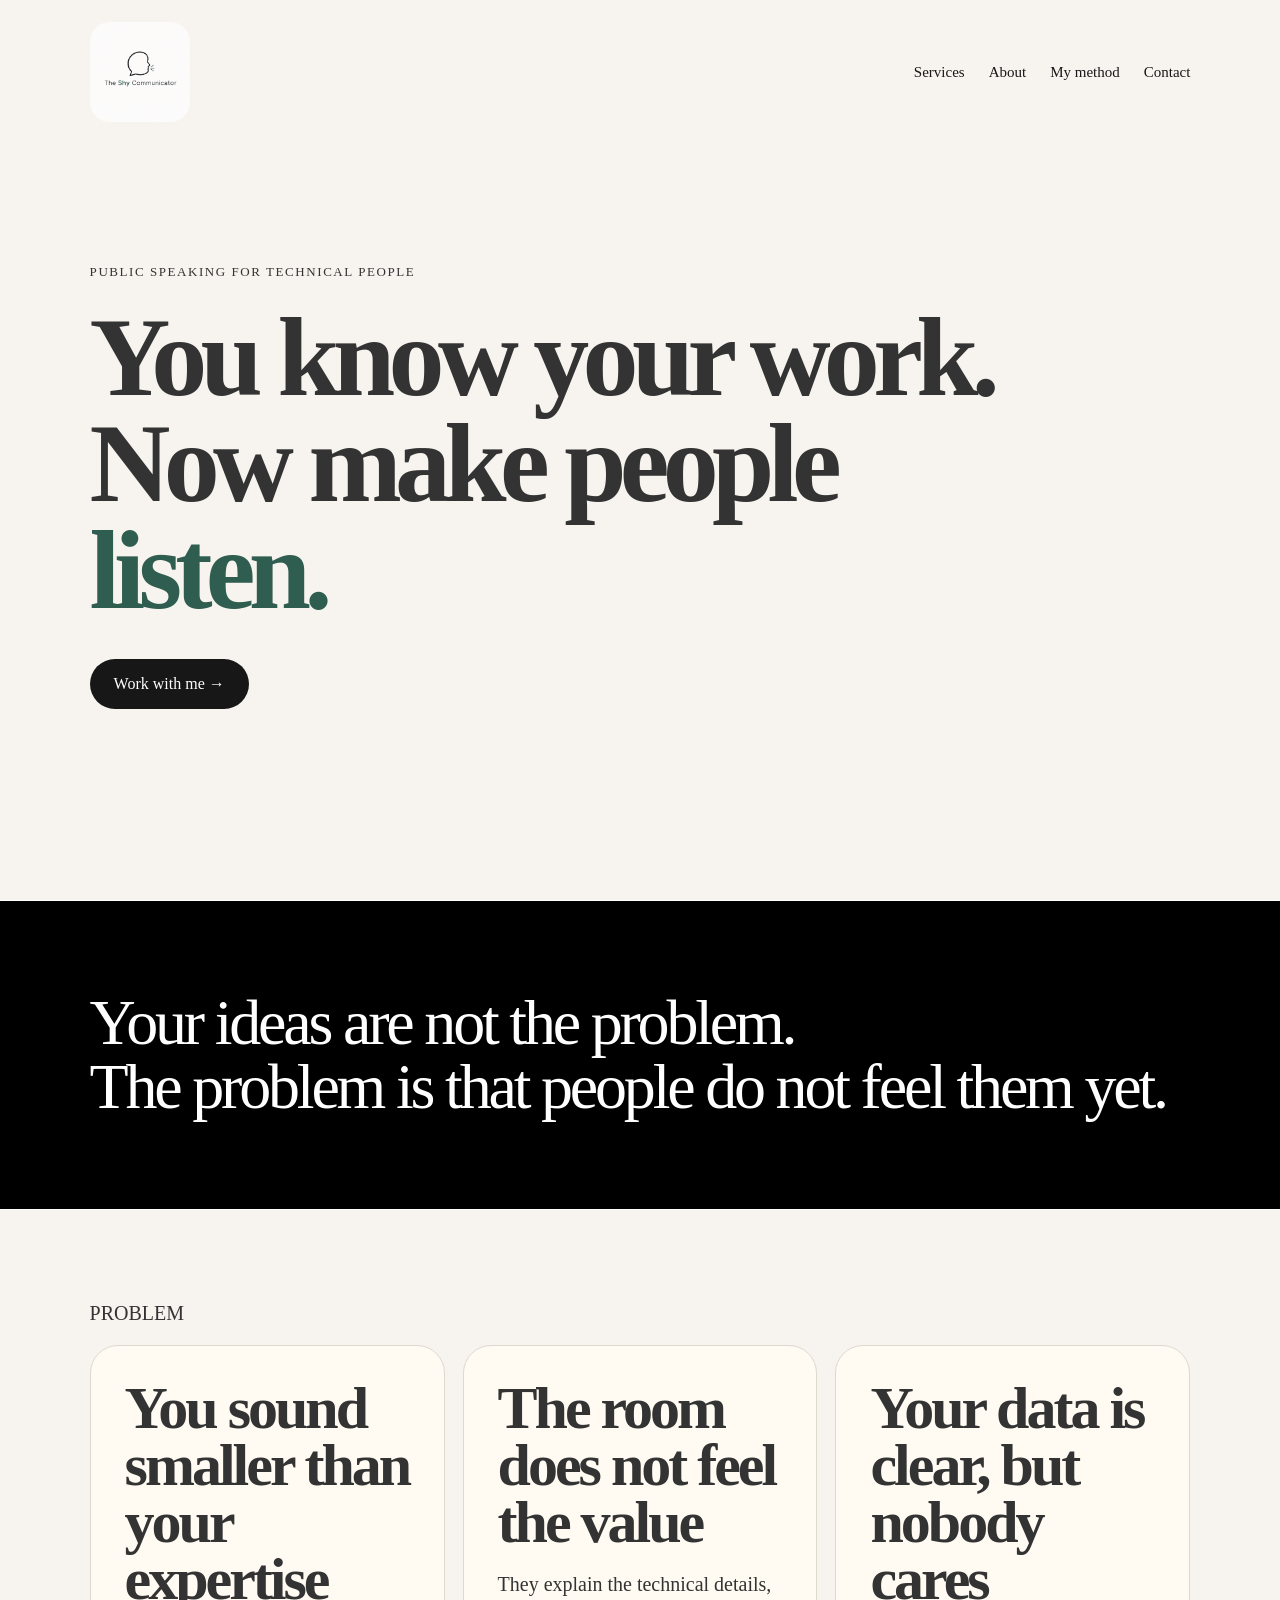
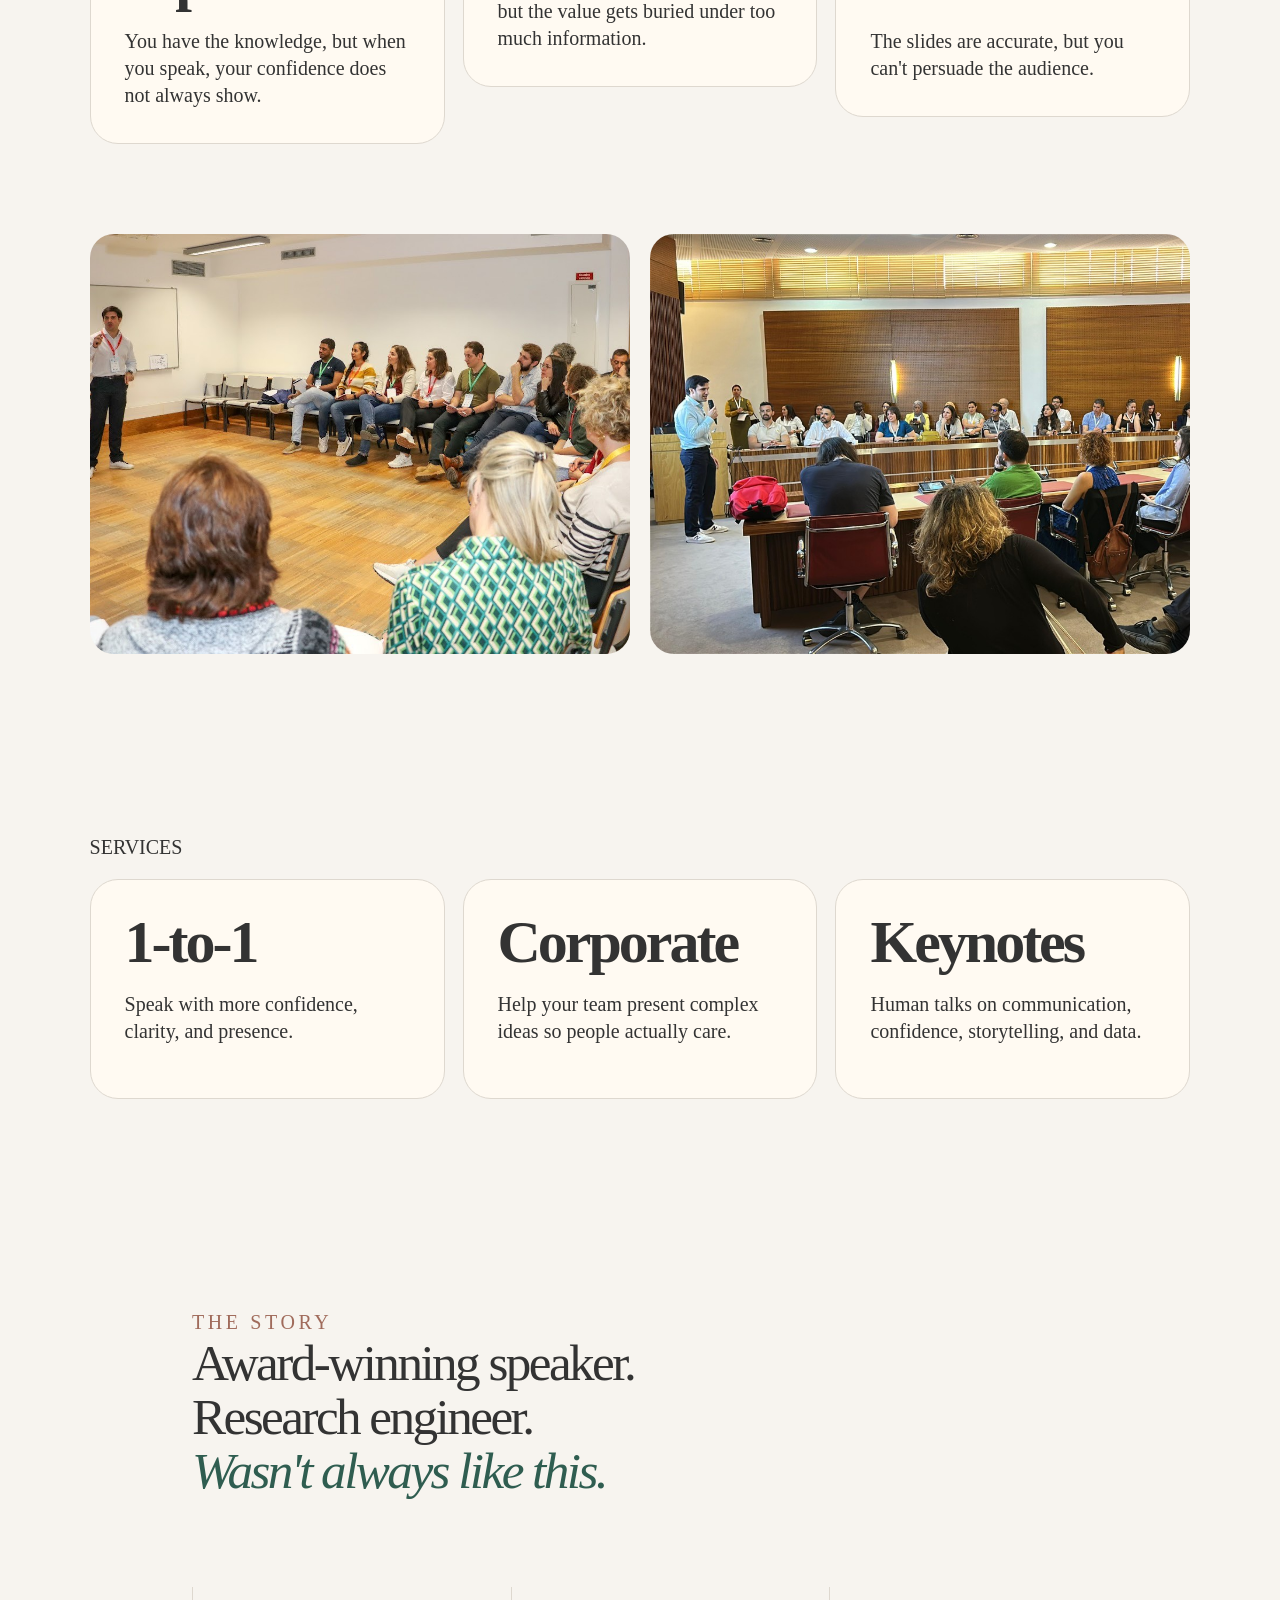
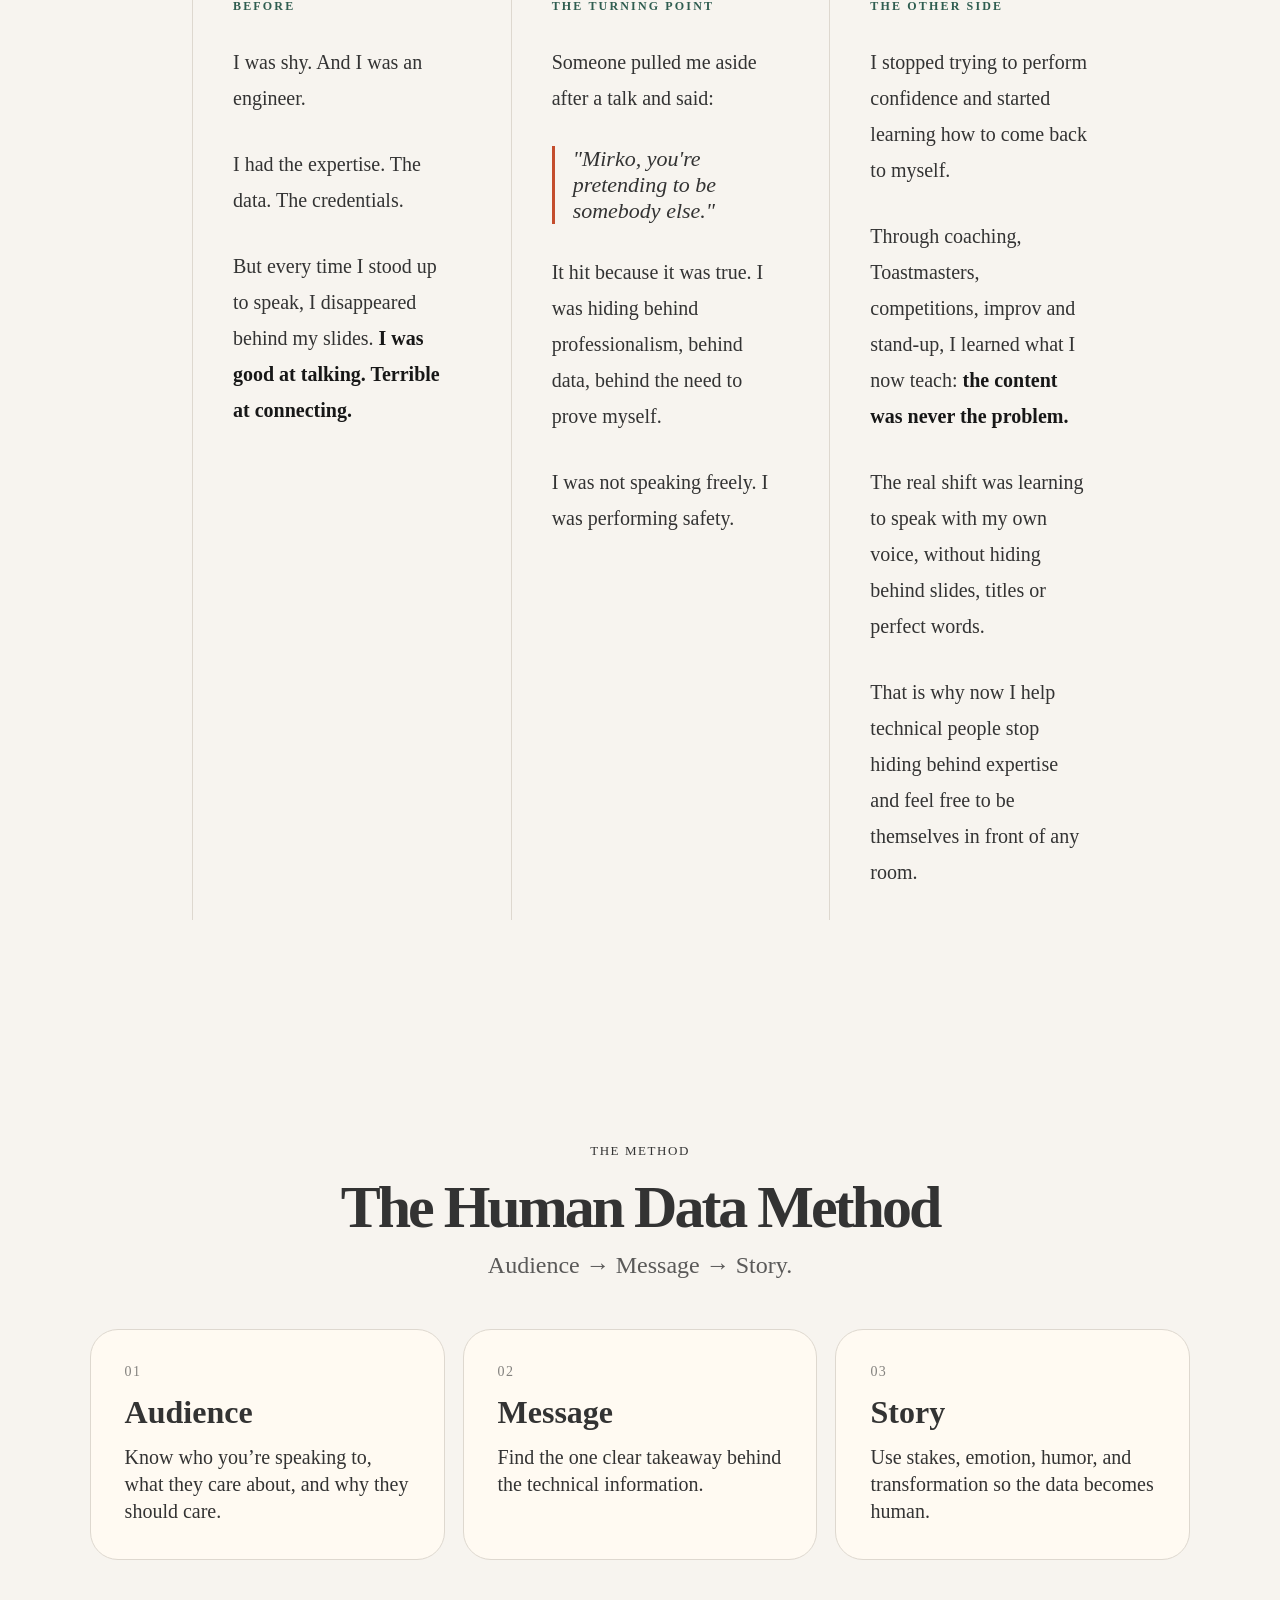
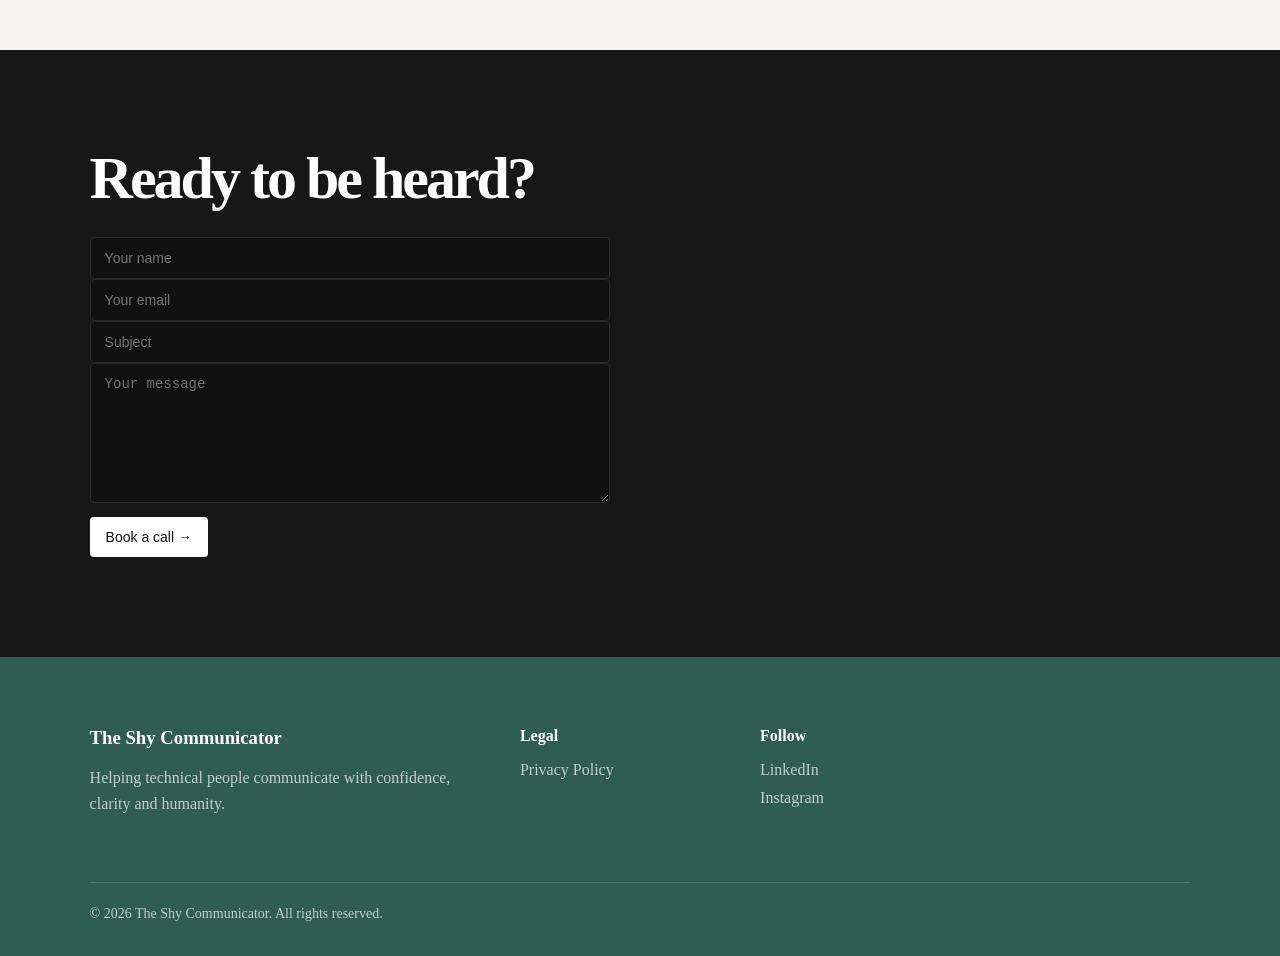
<file: index.html>
<!DOCTYPE html>
<html lang="en">
<head>
  <meta charset="UTF-8" />
  <meta name="viewport" content="width=device-width, initial-scale=1.0" />
  <title>The Shy Communicator | Mirko D'Adamo</title>
  <meta name="description" content="Communication coaching, corporate training, and keynotes for technical people who want to make data human." />
  <link rel="stylesheet" href="style.css" />
</head>
<body>
  <header class="nav">
    <a href="#" class="logo">
  <img src="logo.png" alt="The Shy Communicator">
    </a>
    <nav>
      <a href="#services">Services</a>
      <a href="#about">About</a>
      <a href="#method"> My method </a>
      <a href="#contact">Contact</a>
    </nav>
  </header>

  <main>
    <section class="hero">
      <div>
        <p class="eyebrow">Public speaking for technical people</p>
        <h1>You know your work.<br>Now make people <span class="red-word">listen.</span></h1>
        <a href="#contact" class="button">Work with me →</a>
      </div>
    </section>

    <section class="problem">
      <p>Your ideas are not the problem.</p>
      <p>The problem is that people do not feel them yet.</p>
    </section>

    <section class="services" id="problem">
        <div class="services-header">
        <p class="services-label">PROBLEM</p>
        </div>

      <article>
        <h2>You sound smaller than your expertise</h2>
        <p>You have the knowledge, but when you speak, your confidence does not always show.</p>
      </article>

      <article>
        <h2>The room does not feel the value</h2>
        <p>They explain the technical details, but the value gets buried under too much information.</p>
      </article>

      <article>
        <h2>Your data is clear, but nobody cares</h2>
        <p>The slides are accurate, but you can't persuade the audience.</p>
      </article>
    </section>

    <section class="gallery-strip">
  <div class="gallery-image">
   <img src="mirko-1.jpg" alt="Mirko speaking">
  </div>

  <div class="gallery-image">
    <img src="mirko-2.jpg" alt="Mirko presenting">
  </div>
</section>

     <section id="services" class="services">
        <div class="services-header">
        <p class="services-label">SERVICES</p>
        </div>

      <article>
        <h2>1-to-1</h2>
        <p>Speak with more confidence, clarity, and presence.</p>
      </article>

      <article>
        <h2>Corporate</h2>
        <p>Help your team present complex ideas so people actually care.</p>
      </article>

      <article>
        <h2>Keynotes</h2>
        <p>Human talks on communication, confidence, storytelling, and data.</p>
      </article>
    </section>

<section id="about" class="about">

  <p class="about-label">THE STORY</p>

  <div class="about-intro">
    <h2>
      Award-winning speaker.<br>
      Research engineer.<br>
      <span>Wasn't always like this.</span>
    </h2>
  </div>

  <div class="about-columns">

    <article>
      <h3>BEFORE</h3>

      <p>
        I was shy. And I was an engineer.
      </p>
      
      <p>
        I had the expertise. The data. The credentials.
      </p>

      <p>
        But every time I stood up to speak, I disappeared behind my slides.
        <strong>I was good at talking. Terrible at connecting.</strong>
      </p>
    </article>

    <article>
      <h3>THE TURNING POINT</h3>

      <p>
        Someone pulled me aside after a talk and said:
      </p>

      <blockquote>
        "Mirko, you're pretending to be somebody else."
      </blockquote>

      <p>
        It hit because it was true. I was hiding behind professionalism,
        behind data, behind the need to prove myself.
      </p>

      <p>
        I was not speaking freely. I was performing safety. 
      </p>
    </article>

    <article>
      <h3>THE OTHER SIDE</h3>

      <p>
        I stopped trying to perform confidence and started learning how to come back to myself.
      </p>

      </p>

      <p>
        Through coaching, Toastmasters, competitions, improv and stand-up,
        I learned what I now teach:
        <strong>the content was never the problem.</strong>
      </p>
      
      <p>
        The real shift was learning to speak with my own voice,
        without hiding behind slides, titles or perfect words.
      </p>

      <p>
        That is why now I help technical people stop hiding behind expertise
        and feel free to be themselves in front of any room.
      </p>
    </article>

  </div>

</section>

    <section id="method" class="method">
    <p class="section-label">The Method</p>

    <div class="method-top">
      <h2>The Human Data Method</h2>
      <p>Audience → Message → Story.</p>
    </div>

    <div class="method-steps">
      <article>
        <span>01</span>
        <h3>Audience</h3>
        <p>Know who you’re speaking to, what they care about, and why they should care.</p>
      </article>

      <article>
        <span>02</span>
        <h3>Message</h3>
        <p>Find the one clear takeaway behind the technical information.</p>
      </article>

      <article>
        <span>03</span>
        <h3>Story</h3>
        <p>Use stakes, emotion, humor, and transformation so the data becomes human.</p>
      </article>
    </div>
  </section>


    <section id="contact" class="cta">
  <h2>Ready to be heard?</h2>

  <form action="https://formspree.io/f/mdavylvq" method="POST">

    <input type="text" name="name" placeholder="Your name" required>

    <input type="email" name="email" placeholder="Your email" required>

    <input type="text" name="subject" placeholder="Subject" required>

    <textarea name="message" placeholder="Your message" required></textarea>

    <button type="submit">Book a call →</button>

  </form>
</section>
    <footer class="footer">
  <div class="footer-top">
    <div>
      <h3>The Shy Communicator</h3>
      <p>
        Helping technical people communicate with confidence,
        clarity and humanity.
      </p>
    </div>

    <div>
      <h4>Legal</h4>
      <a href="privacy policy.html">Privacy Policy</a>
    </div>

    <div>
      <h4>Follow</h4>
      <a href="https://www.linkedin.com/in/mirko-d-adamo/">LinkedIn</a>
      <a href="https://www.instagram.com/theshycommunicator/">Instagram</a>
    </div>
  </div>

  <div class="footer-bottom">
    <p>© 2026 The Shy Communicator. All rights reserved.</p>
  </div>
</footer>
  </main>
</body>
</html>
</file>
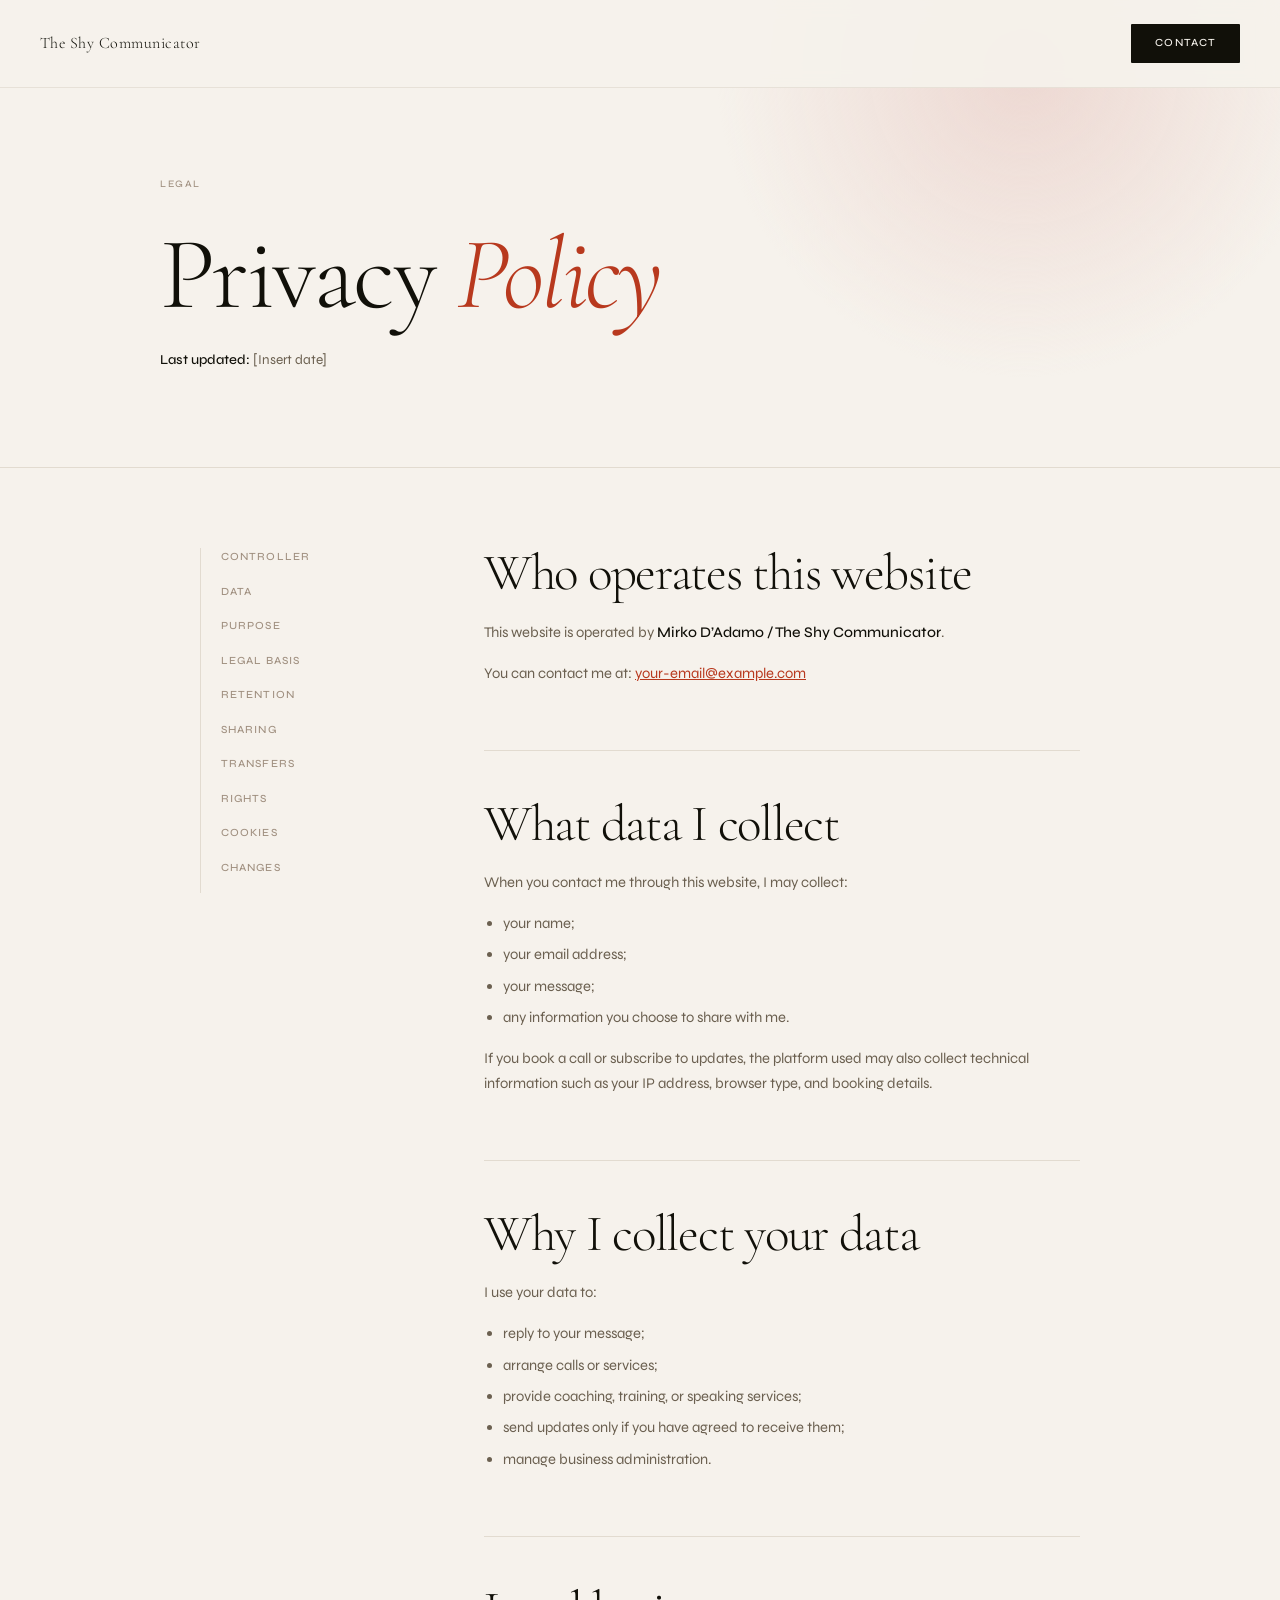
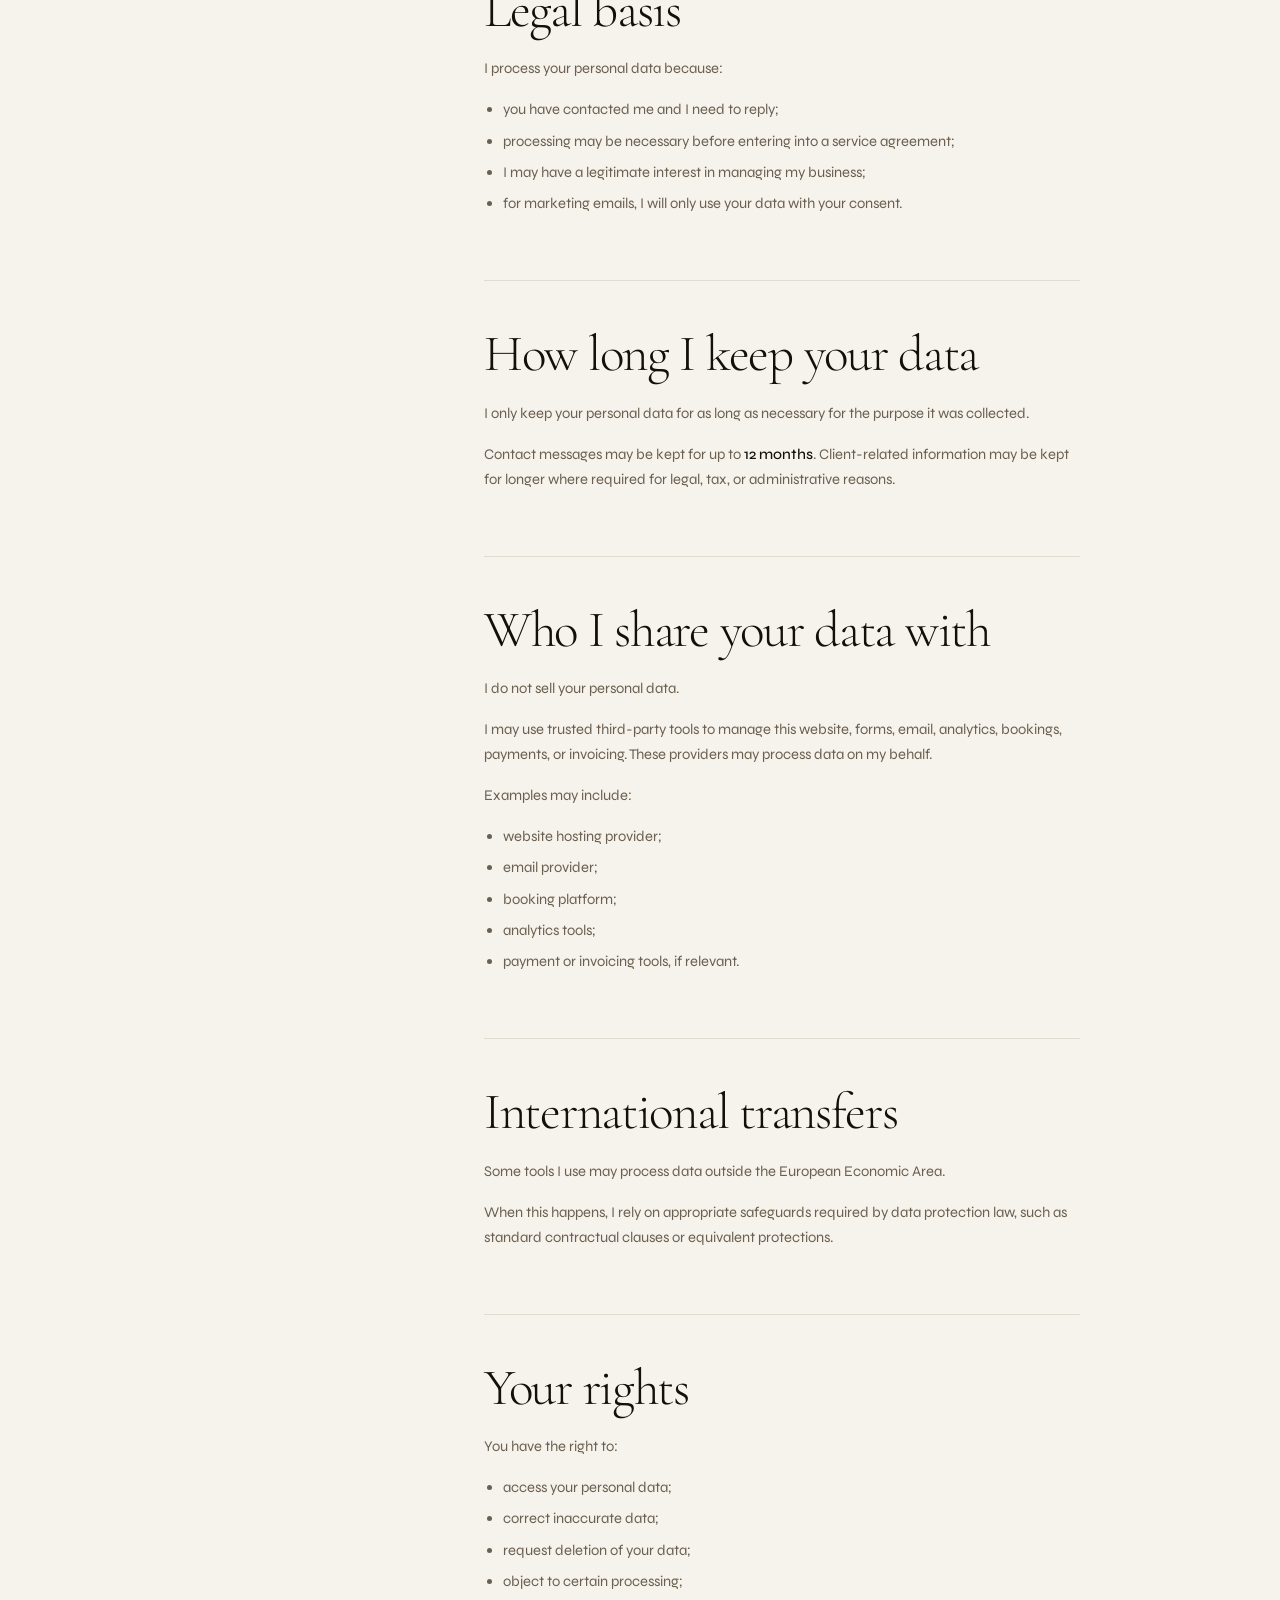
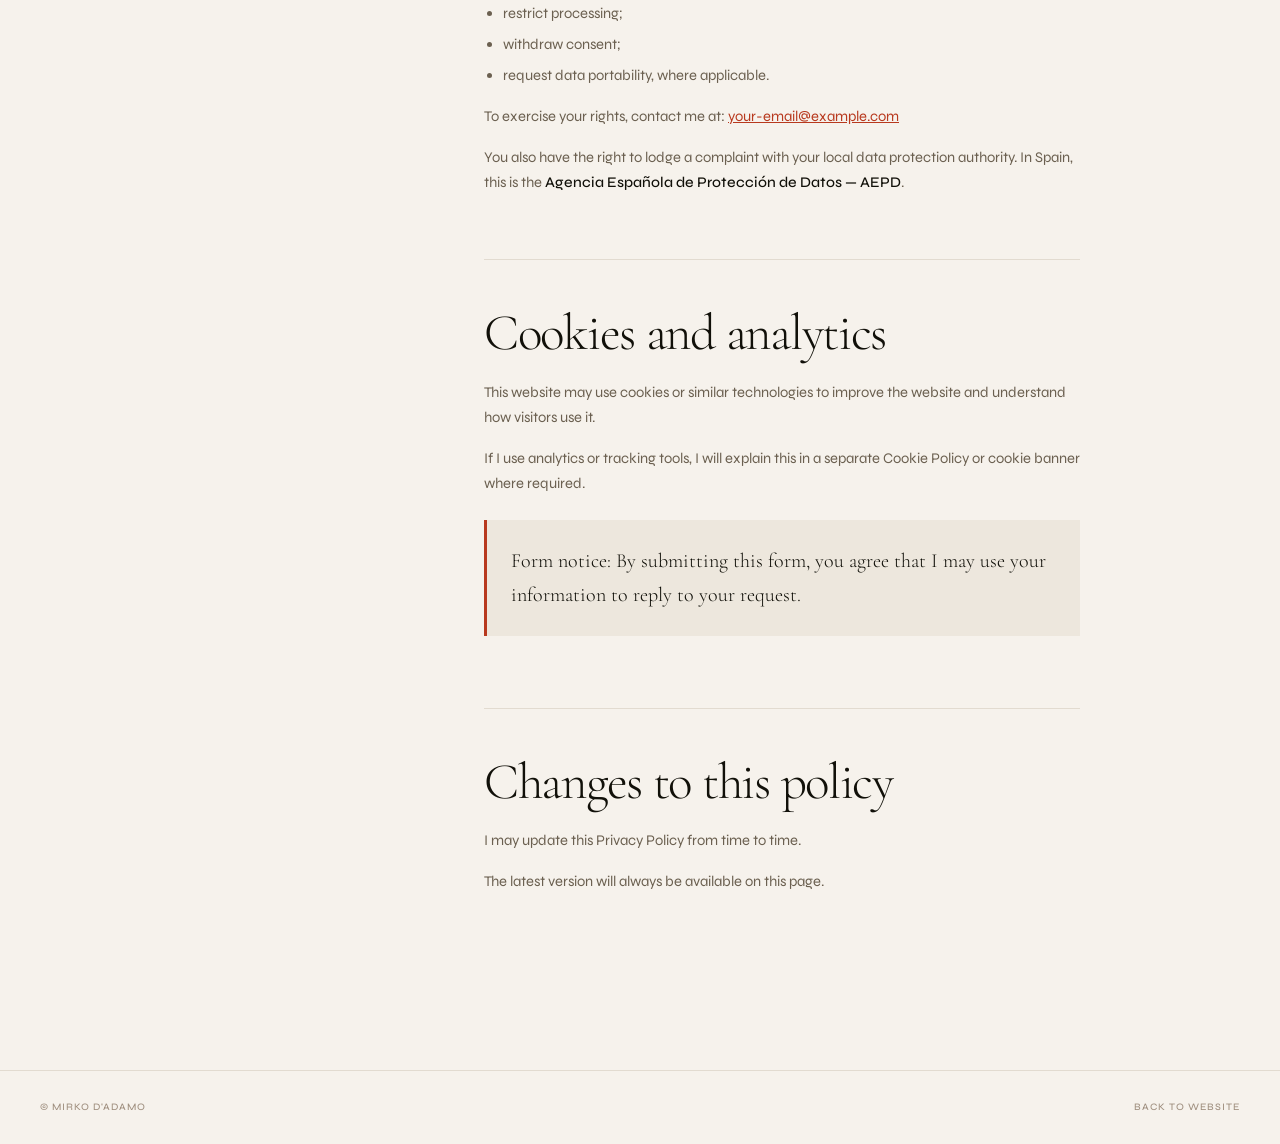
<file: privacy policy.html>
<!DOCTYPE html>
<html lang="en">
<head>
<meta charset="UTF-8" />
<meta name="viewport" content="width=device-width, initial-scale=1.0" />
<title>Privacy Policy — The Shy Communicator</title>
<meta name="description" content="Privacy Policy for The Shy Communicator by Mirko D'Adamo." />

<link rel="preconnect" href="https://fonts.googleapis.com">
<link rel="preconnect" href="https://fonts.gstatic.com" crossorigin>
<link href="https://fonts.googleapis.com/css2?family=Cormorant+Garamond:ital,wght@0,300;0,400;1,300;1,400&family=Syne:wght@400;500;600&display=swap" rel="stylesheet">

<style>
*,*::before,*::after{box-sizing:border-box;margin:0;padding:0}
:root{
  --ink:#111009;--ink-soft:#6b6050;--ink-ghost:#a09080;
  --paper:#f6f2ec;--paper-2:#ede7dd;--paper-3:#e2dbd0;
  --red:#b8391e;--red-pale:#edd8d2;
  --serif:'Cormorant Garamond',Georgia,serif;
  --sans:'Syne',system-ui,sans-serif;
}
html{scroll-behavior:smooth}
body{background:var(--paper);color:var(--ink);font-family:var(--sans);line-height:1.7}
nav{
  position:fixed;top:0;left:0;right:0;z-index:200;
  padding:1.5rem 2.5rem;display:flex;justify-content:space-between;align-items:center;
  background:rgba(246,242,236,0.92);backdrop-filter:blur(10px);
  border-bottom:1px solid rgba(226,219,208,0.7);
}
.nav-logo{
  font-family:var(--serif);font-size:1rem;font-weight:300;letter-spacing:0.03em;
  color:var(--ink);text-decoration:none;
}
.nav-cta{
  font-size:0.68rem;font-weight:500;letter-spacing:0.1em;text-transform:uppercase;
  color:var(--paper);background:var(--ink);padding:0.65rem 1.5rem;
  border-radius:1px;text-decoration:none;transition:background 0.2s;
}
.nav-cta:hover{background:var(--red)}
.hero{
  padding:11rem 2.5rem 5rem;
  background:radial-gradient(circle at 80% 15%, var(--red-pale), transparent 28%),var(--paper);
  border-bottom:1px solid var(--paper-3);
}
.hero-inner{max-width:960px;margin:0 auto}
.label{
  font-size:0.62rem;font-weight:500;letter-spacing:0.16em;text-transform:uppercase;
  color:var(--ink-ghost);margin-bottom:2rem;
}
h1{
  font-family:var(--serif);font-weight:300;font-size:clamp(3.1rem,8vw,6.8rem);
  line-height:0.97;letter-spacing:-0.025em;margin-bottom:1.5rem;
}
h1 em{font-style:italic;color:var(--red)}
.updated{color:var(--ink-soft);font-size:0.85rem}
.content{
  max-width:960px;margin:0 auto;padding:5rem 2.5rem 7rem;
  display:grid;grid-template-columns:220px 1fr;gap:4rem;
}
.toc{position:sticky;top:7rem;align-self:start;border-left:1px solid var(--paper-3);padding-left:1.25rem}
.toc a{
  display:block;color:var(--ink-ghost);text-decoration:none;font-size:0.68rem;
  font-weight:500;letter-spacing:0.1em;text-transform:uppercase;margin-bottom:1rem;
  transition:color 0.2s;
}
.toc a:hover{color:var(--red)}
section{padding-bottom:3rem;margin-bottom:3rem;border-bottom:1px solid var(--paper-3)}
section:last-child{border-bottom:none;margin-bottom:0}
h2{
  font-family:var(--serif);font-weight:300;font-size:clamp(2rem,4vw,3.4rem);
  line-height:1;letter-spacing:-0.025em;margin-bottom:1.25rem;
}
p{color:var(--ink-soft);font-size:0.92rem;margin-bottom:1rem;max-width:680px}
ul{margin:1rem 0 1rem 1.2rem;color:var(--ink-soft);font-size:0.92rem}
li{margin-bottom:0.4rem}
strong{color:var(--ink);font-weight:500}
a{color:var(--red)}
.notice{
  background:var(--paper-2);border-left:3px solid var(--red);
  padding:1.5rem;margin:1.5rem 0;max-width:720px;
}
.notice p{
  margin-bottom:0;font-family:var(--serif);font-size:1.25rem;
  font-weight:300;color:var(--ink);
}
footer{
  padding:1.75rem 2.5rem;display:flex;justify-content:space-between;align-items:center;
  border-top:1px solid var(--paper-3);
}
footer span,footer a{
  font-size:0.62rem;font-weight:500;letter-spacing:0.1em;text-transform:uppercase;
  color:var(--ink-ghost);text-decoration:none;
}
footer a:hover{color:var(--ink)}
@media(max-width:800px){
  nav{padding:1rem 1.25rem}
  .hero{padding:8rem 1.25rem 4rem}
  .content{grid-template-columns:1fr;gap:2rem;padding:4rem 1.25rem 5rem}
  .toc{position:static;border-left:none;padding-left:0;display:grid;grid-template-columns:1fr 1fr;gap:0.5rem 1rem}
  footer{flex-direction:column;gap:1rem;text-align:center}
}
</style>
</head>

<body>
<nav>
  <a href="index.html" class="nav-logo">The Shy Communicator</a>
  <a href="mailto:your-email@example.com" class="nav-cta">Contact</a>
</nav>

<header class="hero">
  <div class="hero-inner">
    <p class="label">Legal</p>
    <h1>Privacy <em>Policy</em></h1>
    <p class="updated"><strong>Last updated:</strong> [Insert date]</p>
  </div>
</header>

<main class="content">
  <aside class="toc">
    <a href="#controller">Controller</a>
    <a href="#data">Data</a>
    <a href="#purpose">Purpose</a>
    <a href="#basis">Legal basis</a>
    <a href="#retention">Retention</a>
    <a href="#sharing">Sharing</a>
    <a href="#transfers">Transfers</a>
    <a href="#rights">Rights</a>
    <a href="#cookies">Cookies</a>
    <a href="#changes">Changes</a>
  </aside>

  <div class="policy">
    <section id="controller">
      <h2>Who operates this website</h2>
      <p>This website is operated by <strong>Mirko D’Adamo / The Shy Communicator</strong>.</p>
      <p>You can contact me at: <a href="mailto:your-email@example.com">your-email@example.com</a></p>
    </section>

    <section id="data">
      <h2>What data I collect</h2>
      <p>When you contact me through this website, I may collect:</p>
      <ul>
        <li>your name;</li>
        <li>your email address;</li>
        <li>your message;</li>
        <li>any information you choose to share with me.</li>
      </ul>
      <p>If you book a call or subscribe to updates, the platform used may also collect technical information such as your IP address, browser type, and booking details.</p>
    </section>

    <section id="purpose">
      <h2>Why I collect your data</h2>
      <p>I use your data to:</p>
      <ul>
        <li>reply to your message;</li>
        <li>arrange calls or services;</li>
        <li>provide coaching, training, or speaking services;</li>
        <li>send updates only if you have agreed to receive them;</li>
        <li>manage business administration.</li>
      </ul>
    </section>

    <section id="basis">
      <h2>Legal basis</h2>
      <p>I process your personal data because:</p>
      <ul>
        <li>you have contacted me and I need to reply;</li>
        <li>processing may be necessary before entering into a service agreement;</li>
        <li>I may have a legitimate interest in managing my business;</li>
        <li>for marketing emails, I will only use your data with your consent.</li>
      </ul>
    </section>

    <section id="retention">
      <h2>How long I keep your data</h2>
      <p>I only keep your personal data for as long as necessary for the purpose it was collected.</p>
      <p>Contact messages may be kept for up to <strong>12 months</strong>. Client-related information may be kept for longer where required for legal, tax, or administrative reasons.</p>
    </section>

    <section id="sharing">
      <h2>Who I share your data with</h2>
      <p>I do not sell your personal data.</p>
      <p>I may use trusted third-party tools to manage this website, forms, email, analytics, bookings, payments, or invoicing. These providers may process data on my behalf.</p>
      <p>Examples may include:</p>
      <ul>
        <li>website hosting provider;</li>
        <li>email provider;</li>
        <li>booking platform;</li>
        <li>analytics tools;</li>
        <li>payment or invoicing tools, if relevant.</li>
      </ul>
    </section>

    <section id="transfers">
      <h2>International transfers</h2>
      <p>Some tools I use may process data outside the European Economic Area.</p>
      <p>When this happens, I rely on appropriate safeguards required by data protection law, such as standard contractual clauses or equivalent protections.</p>
    </section>

    <section id="rights">
      <h2>Your rights</h2>
      <p>You have the right to:</p>
      <ul>
        <li>access your personal data;</li>
        <li>correct inaccurate data;</li>
        <li>request deletion of your data;</li>
        <li>object to certain processing;</li>
        <li>restrict processing;</li>
        <li>withdraw consent;</li>
        <li>request data portability, where applicable.</li>
      </ul>
      <p>To exercise your rights, contact me at: <a href="mailto:your-email@example.com">your-email@example.com</a></p>
      <p>You also have the right to lodge a complaint with your local data protection authority. In Spain, this is the <strong>Agencia Española de Protección de Datos — AEPD</strong>.</p>
    </section>

    <section id="cookies">
      <h2>Cookies and analytics</h2>
      <p>This website may use cookies or similar technologies to improve the website and understand how visitors use it.</p>
      <p>If I use analytics or tracking tools, I will explain this in a separate Cookie Policy or cookie banner where required.</p>

      <div class="notice">
        <p>Form notice: By submitting this form, you agree that I may use your information to reply to your request.</p>
      </div>
    </section>

    <section id="changes">
      <h2>Changes to this policy</h2>
      <p>I may update this Privacy Policy from time to time.</p>
      <p>The latest version will always be available on this page.</p>
    </section>
  </div>
</main>

<footer>
  <span>© Mirko D'Adamo</span>
  <a href="index.html">Back to website</a>
</footer>
</body>
</html>
</file>
<file: style.css>
* {
  box-sizing: border-box;
}

html {
  scroll-behavior: smooth;
}

body {
  margin: 0;
  font-family: 'Cormorant Garamond', Georgia, serif;
  background: #f7f4ef;
  color: #333333;
}
.logo img {
  height: 100px;
  display: block;
  border-radius: 20px;
}

.nav {
  position: fixed;
  top: 0;
  width: 100%;
  padding: 22px 7vw;
  display: flex;
  justify-content: space-between;
  align-items: center;
  background: rgba(247, 244, 239, 0.86);
  backdrop-filter: blur(10px);
  z-index: 10;
}

.logo {
  font-weight: 700;
  text-decoration: none;
  color: #171717;
}

.nav nav {
  display: flex;
  gap: 24px;
}

.nav a {
  color: #171717;
  text-decoration: none;
  font-size: 15px;
}

.hero {
  min-height: 100vh;
  padding: 140px 7vw 80px;
  display: flex;
  align-items: center;
}

.eyebrow {
  text-transform: uppercase;
  letter-spacing: 0.12em;
  font-size: 13px;
  margin-bottom: 24px;
}

h1 {
  font-size: clamp(52px, 9vw, 112px);
  line-height: 0.95;
  letter-spacing: -0.06em;
  margin: 0 0 36px;
  max-width: 980px;
}

.button,
button {
  display: inline-block;
  background: #171717;
  color: #fff;
  padding: 16px 24px;
  border-radius: 999px;
  text-decoration: none;
  border: 0;
  cursor: pointer;
  font-size: 16px;
}
.red-word {
  color: #2F5D50;
}
.problem {
  padding: 90px 7vw;
  font-size: clamp(28px, 5vw, 64px);
  line-height: 1;
  letter-spacing: -0.05em;
  border-top: 1px solid #fff;
  border-bottom: 1px solid #fff;
  background-color: #000;
  color: #fff;
}
.problem p {
  margin: 0;
}
.services {
  padding: 90px 7vw;
  display: grid;
  grid-template-columns: repeat(3, 1fr);
  gap: 18px;
  align-items: start;
}

.services-header {
  grid-column: 1 / -1;
}

.services article {
  background: #fffaf2;
  border: 1px solid #ded8cf;
  border-radius: 28px;
  padding: 34px;
  min-height: 220px;
}

.services h2,
.about h2,
.cta h2 {
  font-size: clamp(34px, 5vw, 60px);
  line-height: 0.95;
  letter-spacing: -0.05em;
  margin: 0 0 20px;
}

.services p,
.about p {
  font-size: 20px;
  line-height: 1.35;
  margin: 0;
}

.about {
  padding: 120px 15vw;
  background: #f7f4ef;
}

.about-label {
  font-size: 12px;
  letter-spacing: 0.18em;
  text-transform: uppercase;
  color: #a06b5b;
  margin-bottom: 60px;
}

.about-intro {
  max-width: 900px;
  margin-bottom: 90px;
}

.about-intro h2 {
  font-size: clamp(34px, 4vw, 56px);
  font-weight: 300;
  line-height: 1.05;
  margin: 0;
}

.about-intro span {
  color: #2F5D50;
  font-style: italic;
}

.about-columns {
  display: grid;
  grid-template-columns: repeat(3, 1fr);
  gap: 60px;
}

.about-columns article {
  border-left: 1px solid #ded8cf;
  padding-left: 40px;
}

.about-columns h3 {
  font-size: 12px;
  letter-spacing: 0.18em;
  color: #2F5D50;
  margin-bottom: 30px;
}

.about-columns p {
  font-size: 20px;
  line-height: 1.8;
  margin-bottom: 30px;
}

.about-columns strong {
  font-weight: 600;
  color: #171717;
}

blockquote {
  margin: 30px 0;
  padding-left: 18px;
  border-left: 3px solid #c44d2d;
  font-style: italic;
  font-size: 22px;
}
/* METHOD */

.method {
  padding: 90px 7vw;
}

.section-label {
  text-transform: uppercase;
  letter-spacing: 0.12em;
  font-size: 13px;
  text-align: center;
  margin-bottom: 20px;
}

.method-top {
  text-align: center;
  margin-bottom: 50px;
}

.method-top h2 {
  font-size: clamp(34px, 5vw, 60px);
  line-height: 0.95;
  letter-spacing: -0.05em;
  margin: 0 0 16px;
}

.method-top p {
  font-size: 24px;
  margin: 0;
  opacity: 0.8;
}

.method-steps {
  display: grid;
  grid-template-columns: repeat(3, 1fr);
  gap: 18px;
}

.method-steps article {
  background: #fffaf2;
  border: 1px solid #ded8cf;
  border-radius: 28px;
  padding: 34px;
  min-height: 220px;
}

.method-steps span {
  display: block;
  font-size: 14px;
  letter-spacing: 0.1em;
  margin-bottom: 16px;
  opacity: 0.6;
}

.method-steps h3 {
  font-size: 32px;
  margin: 0 0 16px;
  line-height: 1;
}

.method-steps p {
  font-size: 20px;
  line-height: 1.35;
  margin: 0;
}

.cta {
  padding: 100px 7vw;
  background: #171717;
  color: #fff;
}

.cta form {
  max-width: 520px;
  margin-top: 30px;
}

.form-group {
  margin-bottom: 16px;
}

.form-group label {
  display: block;
  margin-bottom: 6px;
  font-size: 13px;
  color: #aaa;
}

.cta input,
.cta textarea {
  width: 100%;
  padding: 12px 14px;
  border: 1px solid #2a2a2a;
  background: #111;
  color: #fff;
  font-size: 14px;
  border-radius: 4px;
  outline: none;
}

.cta input:focus,
.cta textarea:focus {
  border-color: #ffffff;
}

.cta textarea {
  min-height: 140px;
  resize: vertical;
  border-radius: 4px;
}

.cta button {
  margin-top: 10px;
  padding: 12px 16px;
  border: none;
  background: #fff;
  color: #111;
  font-size: 14px;
  cursor: pointer;
  border-radius: 4px;
}

@media (max-width: 800px) {
  .nav nav {
    display: none;
  }

  .services,
  .about {
    grid-template-columns: 1fr;
  }

  .hero {
    min-height: 88vh;
  }

  .cta form {
    flex-direction: column;
  }
}

@media (max-width: 800px) {
  .method-steps {
    grid-template-columns: 1fr;
  }
}
.footer {
  background: #2F5D50;
  color: #fff;
  padding: 70px 7vw 30px;
}

.footer-top {
  display: grid;
  grid-template-columns: 2fr 1fr 1fr 1fr;
  gap: 50px;
  margin-bottom: 50px;
}

.footer h3,
.footer h4 {
  margin-top: 0;
  margin-bottom: 16px;
}

.footer p {
  color: rgba(255,255,255,0.7);
  line-height: 1.6;
}

.footer a {
  display: block;
  color: rgba(255,255,255,0.7);
  text-decoration: none;
  margin-bottom: 10px;
}

.footer a:hover {
  color: #fff;
}

.footer-bottom {
  border-top: 1px solid rgba(255,255,255,0.15);
  padding-top: 20px;
}

.footer-bottom p {
  margin: 0;
  font-size: 14px;
}

@media (max-width: 800px) {
  .footer-top {
    grid-template-columns: 1fr;
    gap: 30px;
  }
}
@media (max-width: 800px) {
  .about {
    padding: 80px 7vw;
  }

  .about-columns {
    grid-template-columns: 1fr;
    gap: 40px;
  }

  .about-columns article {
    padding-left: 25px;
  }
}

.gallery-strip {
  display: grid;
  grid-template-columns: 1fr 1fr;
  gap: 20px;
  padding: 0 7vw 90px;
}

.gallery-image {
  overflow: hidden;
  border-radius: 24px;
  height: 420px;
}

.gallery-image img {
  width: 100%;
  height: 100%;
  object-fit: cover;
  display: block;
  transition: transform 0.8s ease;
}

.gallery-image:hover img {
  transform: scale(1.08);
}
@media (max-width: 800px) {
  .gallery-strip {
    grid-template-columns: 1fr;
  }

  .gallery-image {
    height: 280px;
  }
}
.gallery-image {
  transition: transform 0.4s ease;
}

.gallery-image:hover {
  transform: translateY(-8px);
}
.gallery-image:nth-child(2) img {
  object-position: left center;
}
</file>
